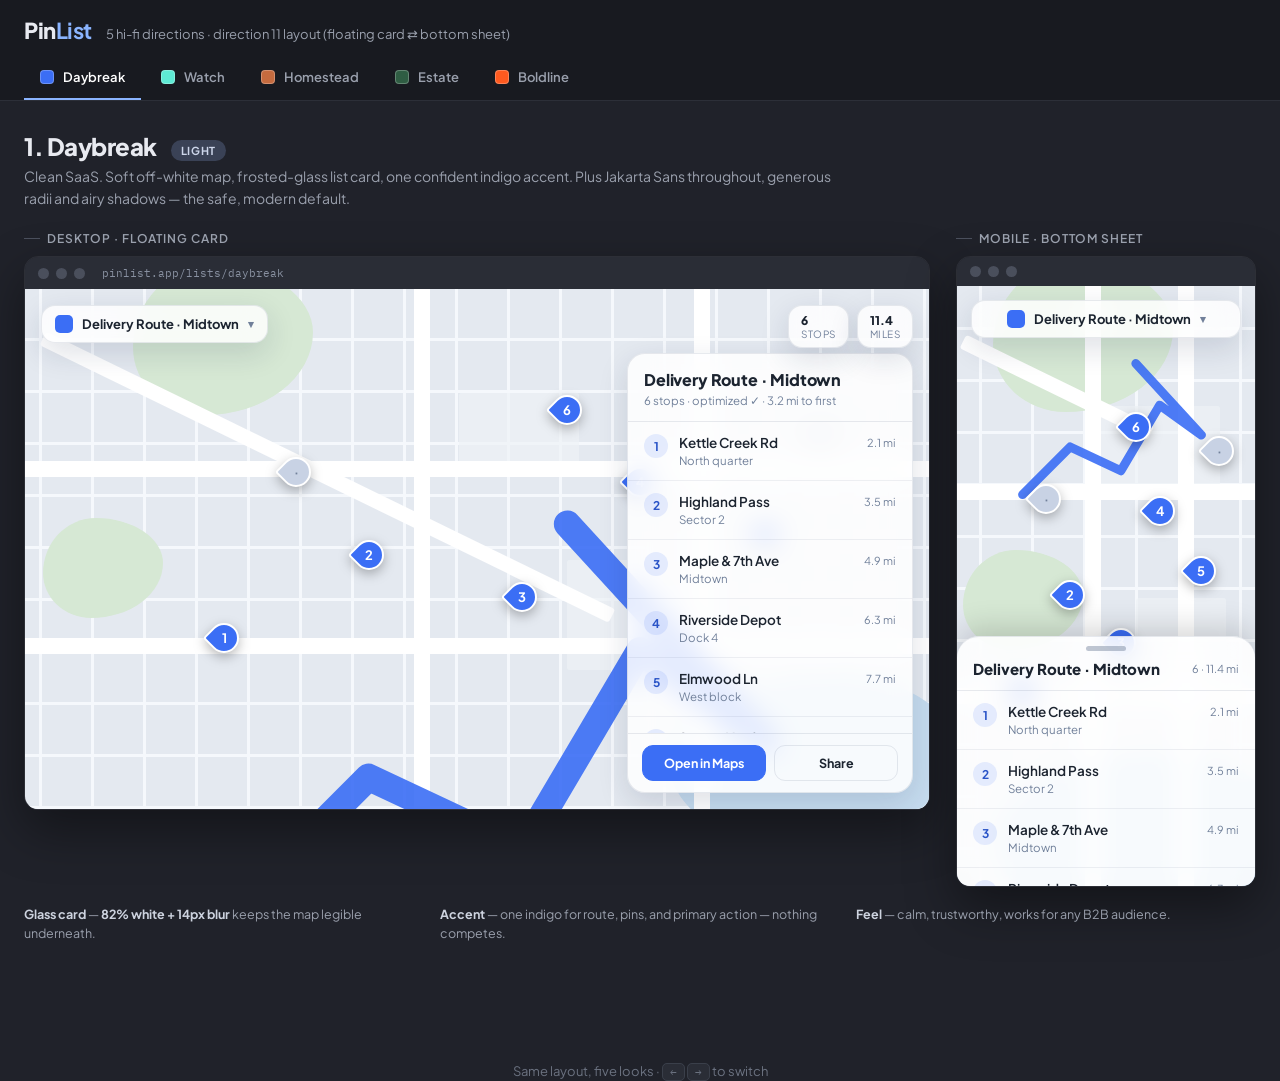
<file: docs/design/Address Map Designs.html>
<!DOCTYPE html>
<html lang="en">
<head>
<meta charset="UTF-8">
<meta name="viewport" content="width=device-width, initial-scale=1.0">
<title>PinList · 5 Hi-fi Directions</title>
<link rel="preconnect" href="https://fonts.googleapis.com">
<link rel="preconnect" href="https://fonts.gstatic.com" crossorigin>
<link href="https://fonts.googleapis.com/css2?family=Plus+Jakarta+Sans:wght@400;500;600;700;800&family=Space+Grotesk:wght@400;500;600;700&family=IBM+Plex+Mono:wght@400;500;600&family=Figtree:wght@400;500;600;700;800&family=Libre+Franklin:wght@400;500;600;700&family=Playfair+Display:wght@500;600;700&family=Archivo:wght@500;600;700;800;900&display=swap" rel="stylesheet">
<style>
  *{box-sizing:border-box;}
  html,body{margin:0;padding:0;background:#20222a;color:#e8eaf0;font-family:'Plus Jakarta Sans',system-ui,sans-serif;-webkit-font-smoothing:antialiased;}

  /* ---- shell ---- */
  .topbar{position:sticky;top:0;z-index:60;background:#181a20;border-bottom:1px solid #2c2f38;padding:16px 24px 0;}
  .brandrow{display:flex;align-items:baseline;gap:14px;flex-wrap:wrap;margin-bottom:14px;}
  .brand{font-weight:800;font-size:22px;letter-spacing:-.02em;}
  .brand b{color:#8ab4ff;}
  .sub{font-size:13px;color:#9aa0ad;}
  .tabs{display:flex;gap:4px;overflow-x:auto;scrollbar-width:thin;}
  .tab{flex:0 0 auto;font-family:inherit;font-size:13px;font-weight:600;color:#9aa0ad;background:transparent;border:none;border-bottom:2px solid transparent;padding:11px 16px 13px;cursor:pointer;white-space:nowrap;display:flex;align-items:center;gap:9px;transition:color .15s;}
  .tab .sw{width:14px;height:14px;border-radius:4px;border:1px solid rgba(255,255,255,.25);}
  .tab:hover{color:#e8eaf0;}
  .tab[aria-selected="true"]{color:#fff;border-bottom-color:#8ab4ff;}

  .stage{max-width:1280px;margin:0 auto;padding:30px 24px 90px;}
  .frame{display:none;}
  .frame.active{display:block;}
  @media (prefers-reduced-motion: no-preference){.frame.active{animation:fade .3s ease both;}}
  @keyframes fade{from{transform:translateY(8px);}to{transform:none;}}
  .fhead{display:flex;align-items:flex-end;gap:14px;margin-bottom:5px;flex-wrap:wrap;}
  .fhead h2{font-size:24px;font-weight:800;margin:0;letter-spacing:-.02em;}
  .fhead .badge{font-size:11px;font-weight:700;text-transform:uppercase;letter-spacing:.06em;padding:4px 10px;border-radius:20px;background:#2c2f38;color:#b7bdca;}
  .fhead .badge.light{background:#3a4256;color:#cdd6ea;}
  .fhead .badge.dark{background:#12141a;color:#8ab4ff;border:1px solid #2c2f38;}
  .fdesc{font-size:14px;color:#9aa0ad;max-width:820px;line-height:1.55;margin:2px 0 22px;}

  .layout{display:flex;gap:26px;align-items:flex-start;flex-wrap:wrap;}
  .col-desk{flex:1;min-width:440px;}
  .col-mob{flex:0 0 300px;}
  .cap{font-size:12px;font-weight:600;color:#9aa0ad;text-transform:uppercase;letter-spacing:.08em;margin-bottom:10px;display:flex;align-items:center;gap:7px;}
  .cap::before{content:"";width:16px;height:1px;background:#4a4f5c;}

  /* window chrome */
  .win{border-radius:14px;overflow:hidden;box-shadow:0 20px 50px rgba(0,0,0,.4);border:1px solid rgba(255,255,255,.06);}
  .winbar{display:flex;align-items:center;gap:7px;padding:9px 13px;background:#2a2d36;}
  .winbar i{width:11px;height:11px;border-radius:50%;background:#4a4f5c;}
  .winbar .u{margin-left:10px;font-size:11px;color:#8890a0;font-family:'IBM Plex Mono',monospace;}
  .screen{position:relative;height:520px;}
  .screen.mob{height:600px;}

  /* ============ THEMED APP (all vars set per-frame) ============ */
  .app{position:absolute;inset:0;font-family:var(--font-body);overflow:hidden;}

  /* map */
  .map{position:absolute;inset:0;background:var(--land2);}
  .map .grid{position:absolute;inset:-10%;
    background-image:
      linear-gradient(0deg, var(--road) 0 3px, transparent 3px),
      linear-gradient(90deg, var(--road) 0 3px, transparent 3px);
    background-size:52px 52px;}
  .map .grid.fine{background-size:26px 26px;opacity:.5;}
  .rd{position:absolute;background:var(--road-main);border-radius:3px;}
  .rd.h{height:16px;left:-6%;width:112%;}
  .rd.v{width:16px;top:-6%;height:112%;}
  .rd.diag{height:15px;width:70%;transform:rotate(26deg);transform-origin:left center;}
  .park{position:absolute;background:var(--park);border-radius:44% 56% 60% 40%/55% 45% 55% 45%;}
  .water{position:absolute;background:var(--water);border-radius:56% 44% 48% 52%/48% 56% 44% 52%;}
  .blockhi{position:absolute;background:var(--land);border-radius:3px;opacity:.7;}

  .routeline{position:absolute;inset:0;pointer-events:none;}
  .routeline path{fill:none;stroke:var(--accent);stroke-width:3;stroke-linecap:round;stroke-linejoin:round;opacity:.9;}

  .pin{position:absolute;transform:translate(-50%,-100%);display:flex;flex-direction:column;align-items:center;z-index:3;filter:drop-shadow(0 4px 6px rgba(0,0,0,.28));}
  .pin .p{width:30px;height:30px;border-radius:50% 50% 50% 3px;transform:rotate(45deg);background:var(--pin);border:2px solid var(--pin-ring,#fff);display:grid;place-items:center;}
  .pin .p span{transform:rotate(-45deg);color:var(--pin-fg);font-family:var(--font-head);font-weight:700;font-size:13px;}
  .pin.ghost .p{background:var(--pin-ghost);}
  .pin.ghost .p span{color:var(--card-sub);}
  .pin .plabel{margin-top:6px;font-family:var(--font-head);font-size:11px;font-weight:700;background:var(--card);color:var(--card-fg);padding:2px 7px;border-radius:20px;box-shadow:var(--shadow);white-space:nowrap;}
  /* tag-style pins (bold theme) */
  .app.tagpin .pin .p{width:28px;height:28px;border-radius:7px;transform:none;}
  .app.tagpin .pin .p span{transform:none;}

  /* switcher chip */
  .switcher{position:absolute;top:16px;left:16px;z-index:5;display:flex;align-items:center;gap:9px;background:var(--card);color:var(--card-fg);border:1px solid var(--border);border-radius:var(--pill-radius);padding:9px 13px;box-shadow:var(--shadow);backdrop-filter:var(--blur);font-family:var(--font-head);font-weight:700;font-size:13px;cursor:pointer;}
  .switcher .ic{width:18px;height:18px;border-radius:5px;background:var(--accent);flex:0 0 auto;}
  .switcher .cr{color:var(--card-sub);font-size:11px;}

  /* stats overlay */
  .stats{position:absolute;top:16px;right:16px;z-index:5;display:flex;gap:8px;}
  .stat{background:var(--card);color:var(--card-fg);border:1px solid var(--border);border-radius:var(--pill-radius);padding:7px 12px;box-shadow:var(--shadow);backdrop-filter:var(--blur);font-size:12px;}
  .stat b{font-family:var(--font-head);font-weight:800;}
  .stat span{color:var(--card-sub);font-size:10px;display:block;text-transform:uppercase;letter-spacing:.05em;}

  /* desktop list card */
  .card{position:absolute;top:64px;right:16px;bottom:16px;width:286px;z-index:4;display:flex;flex-direction:column;
    background:color-mix(in srgb, var(--card-solid) calc(var(--tw-list-opacity,100) * 1%), transparent);border:1px solid var(--border);border-radius:var(--radius);box-shadow:var(--shadow);backdrop-filter:blur(calc(var(--tw-list-blur,0) * 1px));overflow:hidden;}
  .card .ch{padding:15px 16px 13px;border-bottom:1px solid var(--border);}
  .card .ch .t{font-family:var(--font-head);font-weight:var(--head-weight,800);font-size:16px;color:var(--card-fg);letter-spacing:var(--head-tracking,-.01em);}
  .card .ch .m{font-size:11.5px;color:var(--card-sub);margin-top:3px;}
  .rows{overflow:auto;flex:1;}
  .rows::-webkit-scrollbar{width:0;}
  .row{display:flex;gap:11px;align-items:flex-start;padding:12px 16px;border-bottom:1px solid var(--border-soft,var(--border));cursor:pointer;transition:background .12s;}
  .row:hover{background:var(--row-hover);}
  .row .n{flex:0 0 auto;width:24px;height:24px;border-radius:50%;background:var(--accent-soft);color:var(--accent-strong,var(--accent));display:grid;place-items:center;font-family:var(--font-head);font-weight:700;font-size:12px;border:1px solid var(--accent-ring,transparent);}
  .row .rt{flex:1;min-width:0;}
  .row .a1{font-family:var(--font-head);font-size:13.5px;font-weight:600;color:var(--card-fg);}
  .row .a2{font-size:11.5px;color:var(--card-sub);margin-top:2px;}
  .row .dist{font-size:11px;color:var(--card-sub);font-family:var(--font-mono,var(--font-head));white-space:nowrap;padding-top:2px;}
  .card .cf{padding:11px 14px;border-top:1px solid var(--border);display:flex;gap:8px;}
  .btn{flex:1;font-family:var(--font-head);font-weight:700;font-size:12.5px;border-radius:var(--btn-radius,10px);padding:9px;border:1px solid var(--border);background:var(--btn-bg,transparent);color:var(--card-fg);cursor:pointer;text-align:center;}
  .btn.pri{background:var(--accent);color:var(--accent-fg);border-color:var(--accent);}

  /* mobile sheet */
  .topbarm{position:absolute;top:0;left:0;right:0;z-index:5;padding:14px 14px 0;}
  .switcher.full{position:static;width:100%;justify-content:center;box-shadow:var(--shadow);}
  .sheet{position:absolute;left:0;right:0;bottom:0;z-index:6;height:250px;background:color-mix(in srgb, var(--card-solid) calc(var(--tw-list-opacity,100) * 1%), transparent);border-top:1px solid var(--border);border-radius:22px 22px 0 0;box-shadow:0 -8px 30px rgba(0,0,0,.16);display:flex;flex-direction:column;overflow:hidden;backdrop-filter:blur(calc(var(--tw-list-blur,0) * 1px));}
  .sheet .grip{width:40px;height:5px;border-radius:3px;background:var(--card-sub);opacity:.45;margin:9px auto 4px;}
  .sheet .sh{padding:4px 16px 12px;display:flex;justify-content:space-between;align-items:center;border-bottom:1px solid var(--border);}
  .sheet .sh .t{font-family:var(--font-head);font-weight:800;font-size:15px;color:var(--card-fg);}
  .sheet .sh .m{font-size:11px;color:var(--card-sub);}

  /* ---- interactive day/night (Watch) ---- */
  .app.tog{transition:none;--tw-list-opacity:50;}
  .app.tog .map,.app.tog .rd,.app.tog .park,.app.tog .water,.app.tog .blockhi,
  .app.tog .card,.app.tog .sheet,.app.tog .switcher,.app.tog .themesel,.app.tog .themeicon,
  .app.tog .card .ch,.app.tog .row,.app.tog .btn{transition:background-color .4s ease,color .4s ease,border-color .4s ease,box-shadow .4s ease;}
  .app.tog .routeline path,.app.tog .pin .p{transition:stroke .4s ease,background-color .4s ease,border-color .4s ease;}
  .app.tog.dark{
    --font-head:'Space Grotesk',sans-serif;--font-body:'Space Grotesk',sans-serif;--font-mono:'IBM Plex Mono',monospace;
    --land:#161c24;--land2:#11161d;--road:#1c232d;--road-main:#2b3541;--park:#16271e;--water:#122430;
    --card:rgba(20,26,34,.80);--card-solid:#161c24;--card-fg:#e9eef4;--card-sub:#8794a4;
    --border:rgba(255,255,255,.09);--border-soft:rgba(255,255,255,.05);--row-hover:rgba(94,234,212,.08);
    --accent:#5eead4;--accent-fg:#04120e;--accent-soft:rgba(94,234,212,.14);--accent-strong:#5eead4;
    --pin:#5eead4;--pin-fg:#04120e;--pin-ring:#0c1219;--pin-ghost:#2a333f;
    --shadow:0 12px 40px rgba(0,0,0,.55);--radius:14px;--pill-radius:11px;--btn-radius:9px;--head-weight:700;
  }
  .app.tog.light{
    --font-head:'Space Grotesk',sans-serif;--font-body:'Space Grotesk',sans-serif;--font-mono:'IBM Plex Mono',monospace;
    --land:#eef2f1;--land2:#e3e9e7;--road:#f4f8f6;--road-main:#ffffff;--park:#d3e6d6;--water:#c6dce2;
    --card:rgba(255,255,255,.86);--card-solid:#ffffff;--card-fg:#132320;--card-sub:#6d8079;
    --border:rgba(20,60,55,.12);--border-soft:rgba(20,60,55,.07);--row-hover:rgba(13,148,136,.08);
    --accent:#0d9488;--accent-fg:#ffffff;--accent-soft:rgba(13,148,136,.14);--accent-strong:#0b7267;
    --pin:#0d9488;--pin-fg:#ffffff;--pin-ring:#ffffff;--pin-ghost:#c9d6d2;
    --shadow:0 10px 30px rgba(15,60,55,.14);--radius:14px;--pill-radius:11px;--btn-radius:9px;--head-weight:700;
  }
  .themesel{position:absolute;top:16px;right:16px;z-index:6;display:flex;gap:3px;padding:3px;
    background:color-mix(in srgb, var(--card-solid) calc(var(--tw-list-opacity,100) * 1%), transparent);
    border:1px solid var(--border);border-radius:var(--pill-radius);box-shadow:var(--shadow);backdrop-filter:blur(calc(var(--tw-list-blur,0) * 1px));}
  .themesel button{border:none;background:transparent;color:var(--card-sub);width:34px;height:28px;border-radius:calc(var(--pill-radius) - 3px);cursor:pointer;font-size:14px;display:grid;place-items:center;transition:background-color .2s,color .2s;font-family:var(--font-head);}
  .themesel button:hover{color:var(--card-fg);}
  .themesel button.active{background:var(--accent);color:var(--accent-fg);}
  .themeicon{width:42px;height:42px;flex:0 0 auto;border-radius:12px;cursor:pointer;font-size:16px;display:grid;place-items:center;color:var(--card-fg);
    background:color-mix(in srgb, var(--card-solid) calc(var(--tw-list-opacity,100) * 1%), transparent);
    border:1px solid var(--border);box-shadow:var(--shadow);backdrop-filter:blur(calc(var(--tw-list-blur,0) * 1px));}

  .footnote{margin-top:18px;display:flex;gap:16px;flex-wrap:wrap;}
  .fn{font-size:12.5px;color:#9aa0ad;flex:1;min-width:200px;line-height:1.5;}
  .fn b{color:#cdd3df;}
  .hint{text-align:center;font-size:13px;color:#6b7280;margin:30px auto 0;}

  /* ---- tweaks panel ---- */
  #tweaks{position:fixed;top:16px;right:16px;z-index:200;width:270px;background:#1c1f27;border:1px solid #33384420;border:1px solid #333844;border-radius:14px;box-shadow:0 18px 50px rgba(0,0,0,.5);padding:16px;display:none;font-family:'Plus Jakarta Sans',sans-serif;}
  #tweaks.on{display:block;}
  #tweaks .th{display:flex;align-items:center;justify-content:space-between;margin-bottom:14px;}
  #tweaks .th h3{margin:0;font-size:14px;font-weight:800;letter-spacing:-.01em;}
  #tweaks .x{background:none;border:none;color:#9aa0ad;font-size:18px;cursor:pointer;line-height:1;padding:0 2px;}
  #tweaks .x:hover{color:#fff;}
  #tweaks .tk{margin-bottom:16px;}
  #tweaks .tk label{display:flex;justify-content:space-between;font-size:12px;font-weight:600;color:#c3c9d5;margin-bottom:7px;}
  #tweaks .tk label span{color:#8ab4ff;font-family:'IBM Plex Mono',monospace;font-weight:500;}
  #tweaks input[type=range]{width:100%;accent-color:#8ab4ff;height:4px;}
  #tweaks .note{font-size:11px;color:#7b8494;line-height:1.5;margin-top:4px;}
  .hint kbd{background:#2a2d36;border:1px solid #3a3f4a;border-radius:5px;padding:1px 7px;font-family:'IBM Plex Mono',monospace;font-size:11px;}
</style>
</head>
<body>
  <div class="topbar">
    <div class="brandrow">
      <div class="brand">Pin<b>List</b></div>
      <div class="sub">5 hi-fi directions · direction 11 layout (floating card ⇄ bottom sheet)</div>
    </div>
    <div class="tabs" id="tabs" role="tablist"></div>
  </div>
  <div class="stage" id="stage"></div>
  <p class="hint">Same layout, five looks · <kbd>←</kbd> <kbd>→</kbd> to switch</p>

  <div id="tweaks">
    <div class="th"><h3>Tweaks</h3><button class="x" id="twClose" title="close">✕</button></div>
    <div class="tk">
      <label>List translucency <span id="opVal">85%</span></label>
      <input type="range" id="opRange" min="40" max="100" step="1">
      <div class="note">How much the floating list / bottom sheet lets the map show through.</div>
    </div>
    <div class="tk">
      <label>Backdrop blur <span id="blVal">12px</span></label>
      <input type="range" id="blRange" min="0" max="24" step="1">
      <div class="note">Frosts the map behind the panel. Pairs well with lower opacity.</div>
    </div>
  </div>

<script>
const TWEAK_DEFAULTS = /*EDITMODE-BEGIN*/{
  "listOpacity": 85,
  "blur": 12
}/*EDITMODE-END*/;
/* ---------- shared map + list ---------- */
function mapDecor(){
  return `
    <div class="grid"></div>
    <div class="park" style="width:180px;height:150px;top:-24px;left:12%;"></div>
    <div class="park" style="width:120px;height:100px;top:44%;left:2%;"></div>
    <div class="water" style="width:300px;height:180px;bottom:-46px;right:-40px;"></div>
    <div class="blockhi" style="width:120px;height:80px;top:20%;left:48%;"></div>
    <div class="blockhi" style="width:90px;height:110px;top:52%;left:60%;"></div>
    <div class="rd h" style="top:33%;"></div>
    <div class="rd h" style="top:67%;"></div>
    <div class="rd v" style="left:43%;"></div>
    <div class="rd v" style="left:74%;"></div>
    <div class="rd diag" style="top:8%;left:2%;"></div>`;
}
const PINS=[[22,70],[38,54],[55,62],[68,40],[82,50],[60,26]];
function pins(labels){
  return PINS.map((p,i)=>`<div class="pin" style="left:${p[0]}%;top:${p[1]}%;"><div class="p"><span>${i+1}</span></div>${labels&&labels[i]?`<div class="plabel">${labels[i]}</div>`:""}</div>`).join("")
    + `<div class="pin ghost" style="left:30%;top:38%;"><div class="p"><span>·</span></div></div>`
    + `<div class="pin ghost" style="left:88%;top:30%;"><div class="p"><span>·</span></div></div>`;
}
function route(){ return `<svg class="routeline" viewBox="0 0 100 100" preserveAspectRatio="none"><path d="M22,70 L38,54 L55,62 L68,40 L82,50 L60,26"/></svg>`; }

const GENERIC=[["Kettle Creek Rd","North quarter"],["Highland Pass","Sector 2"],["Maple & 7th Ave","Midtown"],["Riverside Depot","Dock 4"],["Elmwood Ln","West block"],["Sunset Yard","Terminal"]];
const ESTATE=[["124 Maple Ave","3 bd · 2 ba","$455k"],["8 Oak Ridge Dr","4 bd · 3 ba","$612k"],["57 Pine Street","2 bd · 2 ba","$389k"],["230 Harbor Way","3 bd · 2 ba","$540k"],["19 Elm Court","5 bd · 4 ba","$720k"],["61 Cedar Lane","3 bd · 1 ba","$410k"]];

function rowset(n,type){
  let out="";
  for(let i=0;i<n;i++){
    if(type==='estate'){
      const r=ESTATE[i];
      out+=`<div class="row"><div class="n">${i+1}</div><div class="rt"><div class="a1">${r[0]}</div><div class="a2">${r[1]}</div></div><div class="dist">${r[2]}</div></div>`;
    }else{
      const r=GENERIC[i];
      out+=`<div class="row"><div class="n">${i+1}</div><div class="rt"><div class="a1">${r[0]}</div><div class="a2">${r[1]}</div></div><div class="dist">${(2.1+i*1.4).toFixed(1)} mi</div></div>`;
    }
  }
  return out;
}

function desktop(t){
  if(t.toggle) return `<div class="app tog dark" data-app>
    <div class="map">${mapDecor()}</div>
    ${route()}
    ${pins(t.pinLabels)}
    <div class="switcher"><span class="ic"></span>${t.list} <span class="cr">▾</span></div>
    <div class="themesel" data-sel>
      <button data-mode="light" title="Day">☀</button>
      <button data-mode="dark" class="active" title="Night">☾</button>
    </div>
    <div class="card">
      <div class="ch"><div class="t">${t.list}</div><div class="m">${t.sub}</div></div>
      <div class="rows">${rowset(6,t.type)}</div>
      <div class="cf"><button class="btn pri">Open in Maps</button><button class="btn">Share</button></div>
    </div>
  </div>`;
  return `<div class="app ${t.appClass||''}" style="${t.vars}">
    <div class="map">${mapDecor()}</div>
    ${route()}
    ${pins(t.pinLabels)}
    <div class="switcher"><span class="ic"></span>${t.list} <span class="cr">▾</span></div>
    <div class="stats">
      <div class="stat"><b>${t.stops}</b><span>stops</span></div>
      <div class="stat"><b>${t.miles}</b><span>${t.milesUnit||'miles'}</span></div>
    </div>
    <div class="card">
      <div class="ch"><div class="t">${t.list}</div><div class="m">${t.sub}</div></div>
      <div class="rows">${rowset(6,t.type)}</div>
      <div class="cf"><button class="btn pri">Open in Maps</button><button class="btn">Share</button></div>
    </div>
  </div>`;
}
function mobile(t){
  if(t.toggle) return `<div class="app tog dark" data-app>
    <div class="map">${mapDecor()}</div>
    ${route()}
    ${pins(t.pinLabels)}
    <div class="topbarm" style="display:flex;gap:8px;align-items:stretch;">
      <div class="switcher full" style="flex:1;"><span class="ic"></span>${t.list} <span class="cr">▾</span></div>
      <button class="themeicon" data-modetoggle title="Day / night">☾</button>
    </div>
    <div class="sheet">
      <div class="grip"></div>
      <div class="sh"><div class="t">${t.list}</div><div class="m">${t.stops} · ${t.miles} ${t.milesUnit||'mi'}</div></div>
      <div class="rows">${rowset(4,t.type)}</div>
    </div>
  </div>`;
  return `<div class="app ${t.appClass||''}" style="${t.vars}">
    <div class="map">${mapDecor()}</div>
    ${route()}
    ${pins(t.pinLabels)}
    <div class="topbarm"><div class="switcher full"><span class="ic"></span>${t.list} <span class="cr">▾</span></div></div>
    <div class="sheet">
      <div class="grip"></div>
      <div class="sh"><div class="t">${t.list}</div><div class="m">${t.stops} · ${t.miles} ${t.milesUnit||'mi'}</div></div>
      <div class="rows">${rowset(4,t.type)}</div>
    </div>
  </div>`;
}

/* ---------- 5 themes ---------- */
const V=(o)=>Object.entries(o).map(([k,v])=>`${k}:${v}`).join(';');

const THEMES=[
  {
    key:"Daybreak", kind:"light", swatch:"#3b6ef5",
    desc:"Clean SaaS. Soft off-white map, frosted-glass list card, one confident indigo accent. Plus Jakarta Sans throughout, generous radii and airy shadows — the safe, modern default.",
    list:"Delivery Route · Midtown", sub:"6 stops · optimized ✓ · 3.2 mi to first", stops:"6", miles:"11.4", type:"generic",
    vars:V({
      '--font-head':"'Plus Jakarta Sans',sans-serif",'--font-body':"'Plus Jakarta Sans',sans-serif",
      '--land':"#eef2f7",'--land2':"#e4e9f0",'--road':"#f5f8fc",'--road-main':"#ffffff",
      '--park':"#d6e8d4",'--water':"#c6dcef",
      '--card':"rgba(255,255,255,.82)",'--card-solid':"#ffffff",'--card-fg':"#1c2430",'--card-sub':"#71809a",
      '--border':"rgba(30,50,90,.10)",'--border-soft':"rgba(30,50,90,.07)",'--row-hover':"rgba(59,110,245,.06)",
      '--accent':"#3b6ef5",'--accent-fg':"#ffffff",'--accent-soft':"rgba(59,110,245,.12)",'--accent-strong':"#2a54c7",
      '--pin':"#3b6ef5",'--pin-fg':"#ffffff",'--pin-ring':"#ffffff",'--pin-ghost':"#c8d2e4",
      '--shadow':"0 10px 30px rgba(20,35,70,.14)",'--blur':"blur(14px)",
      '--radius':"18px",'--pill-radius':"14px",'--btn-radius':"11px",
    })
  },
  {
    key:"Watch", kind:"light + dark", swatch:"#5eead4", toggle:true,
    desc:"Nightwatch and Daywatch, merged into one console with a live theme selector — a day / night segmented control top-right on desktop, and a single icon top-right on mobile. The Space Grotesk + teal identity holds across both modes; only the surface flips, with a smooth cross-fade.",
    list:"Dispatch · Zone 4", sub:"6 active · 2 unassigned · live", stops:"6", miles:"11.4", type:"generic",
    vars:""
  },
  {
    key:"Homestead", kind:"light", swatch:"#c56b3f",
    desc:"Field & ag. Warm cream paper, olive parkland, a solid terracotta accent — friendly and legible in sunlight. Figtree gives rounded, approachable type for growers working off a truck.",
    list:"Farm Route · North", sub:"6 fields · 214 acres · fenced order", stops:"6", miles:"18.7", type:"generic",
    vars:V({
      '--font-head':"'Figtree',sans-serif",'--font-body':"'Figtree',sans-serif",
      '--land':"#f1eadd",'--land2':"#ece2cf",'--road':"#f6efe1",'--road-main':"#fdf9f0",
      '--park':"#d7dfb8",'--water':"#cadfd8",
      '--card':"#fffdf7",'--card-solid':"#fffdf7",'--card-fg':"#39321f",'--card-sub':"#8a7d63",
      '--border':"rgba(120,95,50,.16)",'--border-soft':"rgba(120,95,50,.10)",'--row-hover':"rgba(197,107,63,.08)",
      '--accent':"#c56b3f",'--accent-fg':"#ffffff",'--accent-soft':"rgba(197,107,63,.14)",'--accent-strong':"#a8552d",
      '--pin':"#c56b3f",'--pin-fg':"#ffffff",'--pin-ring':"#fffdf7",'--pin-ghost':"#ddd1bb",
      '--shadow':"0 10px 26px rgba(90,65,30,.16)",'--blur':"none",
      '--radius':"20px",'--pill-radius':"16px",'--btn-radius':"13px",
    })
  },
  {
    key:"Estate", kind:"premium", swatch:"#2f5d43",
    desc:"Real-estate premium. Restrained sage-and-ivory map, gold price pins, deep-green actions. Playfair Display headings over Libre Franklin body — the elevated, catalog-quality treatment for showings.",
    list:"Showings · Saturday", sub:"6 homes · avg $521k · touring order", stops:"6", miles:"$521k", milesUnit:"avg price", type:"estate",
    pinLabels:["$455k","$612k","$389k","$540k","$720k","$410k"],
    vars:V({
      '--font-head':"'Playfair Display',serif",'--font-body':"'Libre Franklin',sans-serif",
      '--land':"#eeece5",'--land2':"#e5e2d8",'--road':"#f3f1ea",'--road-main':"#fbfaf6",
      '--park':"#d4ddc5",'--water':"#ccd8d4",
      '--card':"#ffffff",'--card-solid':"#ffffff",'--card-fg':"#25302a",'--card-sub':"#7c857f",
      '--border':"rgba(40,55,45,.14)",'--border-soft':"rgba(40,55,45,.08)",'--row-hover':"rgba(47,93,67,.06)",
      '--accent':"#2f5d43",'--accent-fg':"#ffffff",'--accent-soft':"rgba(201,163,78,.20)",'--accent-strong':"#2f5d43",'--accent-ring':"rgba(201,163,78,.5)",
      '--pin':"#c9a34e",'--pin-fg':"#3a2f12",'--pin-ring':"#ffffff",'--pin-ghost':"#d8d5cb",
      '--shadow':"0 14px 36px rgba(30,45,35,.16)",'--blur':"none",
      '--radius':"8px",'--pill-radius':"7px",'--btn-radius':"6px",'--head-weight':"600",'--head-tracking':"0",
    })
  },
  {
    key:"Boldline", kind:"light", swatch:"#ff5a1f",
    desc:"Bold & high-contrast. Hard black outlines, offset drop-shadows, electric-orange accent, square tag-pins. Heavy Archivo with uppercase labels — a confident, brand-forward look that pops.",
    list:"Sales Loop · West", sub:"6 stops · 2H 10M · locked order", stops:"6", miles:"32", type:"generic",
    appClass:"tagpin",
    vars:V({
      '--font-head':"'Archivo',sans-serif",'--font-body':"'Archivo',sans-serif",
      '--land':"#efece3",'--land2':"#e6e2d6",'--road':"#f3f0e8",'--road-main':"#ffffff",
      '--park':"#d8e6cc",'--water':"#c7dbee",
      '--card':"#ffffff",'--card-solid':"#ffffff",'--card-fg':"#111111",'--card-sub':"#5a5a52",
      '--border':"#141414",'--border-soft':"rgba(20,20,20,.14)",'--row-hover':"rgba(255,90,31,.10)",
      '--accent':"#ff5a1f",'--accent-fg':"#ffffff",'--accent-soft':"rgba(255,90,31,.16)",'--accent-strong':"#e0430c",'--accent-ring':"#141414",
      '--pin':"#ff5a1f",'--pin-fg':"#ffffff",'--pin-ring':"#141414",'--pin-ghost':"#ffffff",
      '--shadow':"5px 5px 0 #141414",'--blur':"none",
      '--radius':"6px",'--pill-radius':"6px",'--btn-radius':"6px",'--head-weight':"800",
    })
  },
];

const footnotes={
  Daybreak:[["Glass card","<b>82% white + 14px blur</b> keeps the map legible underneath."],["Accent","one indigo for route, pins, and primary action — nothing competes."],["Feel","calm, trustworthy, works for any B2B audience."]],
  Watch:[["One console, two modes","the same dispatch UI flips between day and night from a single selector."],["Where","segmented control top-right on desktop; a compact ☀/☾ icon top-right on mobile."],["Continuity","Space Grotesk + teal accent stay put — only surfaces cross-fade."]],
  Homestead:[["Sunlight","warm, high-lightness palette stays readable outdoors."],["Solid card","no blur — <b>opaque cream</b> panel, crisp on cheap screens."],["Tone","friendly and grounded for field / ag crews."]],
  Estate:[["Price pins","gold pins carry <b>the number that matters</b> right on the map."],["Type","serif headings signal a premium, catalog-grade product."],["Restraint","muted sage map lets listings be the color."]],
  Boldline:[["Presence","hard <b>5px offset shadow</b> + black outlines = strong brand feel."],["Tag pins","squared pins read as labels, not just dots."],["Punch","electric orange for a memorable, opinionated look."]],
};

/* ---------- render ---------- */
const tabs=document.getElementById('tabs'),stage=document.getElementById('stage');
THEMES.forEach((t,i)=>{
  const tab=document.createElement('button');
  tab.className='tab';tab.setAttribute('role','tab');tab.setAttribute('aria-selected',i===0?'true':'false');
  tab.innerHTML=`<span class="sw" style="background:${t.swatch}"></span>${t.key}`;
  tab.addEventListener('click',()=>select(i));
  tabs.appendChild(tab);

  const f=document.createElement('section');
  f.className='frame'+(i===0?' active':'');
  f.setAttribute('data-screen-label',t.key);
  const badgeCls=t.kind==='dark'?'dark':(t.kind==='premium'?'':'light');
  f.innerHTML=`
    <div class="fhead"><h2>${i+1}. ${t.key}</h2><span class="badge ${badgeCls}">${t.kind}</span></div>
    <div class="fdesc">${t.desc}</div>
    <div class="layout">
      <div class="col-desk">
        <div class="cap">Desktop · floating card</div>
        <div class="win"><div class="winbar"><i></i><i></i><i></i><span class="u">pinlist.app/lists/${t.key.toLowerCase()}</span></div><div class="screen">${desktop(t)}</div></div>
      </div>
      <div class="col-mob">
        <div class="cap">Mobile · bottom sheet</div>
        <div class="win"><div class="winbar"><i></i><i></i><i></i></div><div class="screen mob">${mobile(t)}</div></div>
      </div>
    </div>
    <div class="footnote">${footnotes[t.key].map(x=>`<div class="fn"><b>${x[0]}</b> — ${x[1]}</div>`).join("")}</div>`;
  stage.appendChild(f);

  if(t.toggle){
    let mode='dark';
    const apply=m=>{
      mode=m;
      f.querySelectorAll('.app.tog').forEach(a=>{a.classList.toggle('dark',m==='dark');a.classList.toggle('light',m==='light');});
      f.querySelectorAll('[data-sel] button').forEach(b=>b.classList.toggle('active',b.dataset.mode===m));
      const ic=f.querySelector('[data-modetoggle]'); if(ic) ic.textContent = m==='dark'?'☾':'☀';
    };
    f.querySelectorAll('[data-sel] button').forEach(b=>b.addEventListener('click',()=>apply(b.dataset.mode)));
    const ic=f.querySelector('[data-modetoggle]'); if(ic) ic.addEventListener('click',()=>apply(mode==='dark'?'light':'dark'));
  }
});

let cur=0;
function select(i){
  cur=(i+THEMES.length)%THEMES.length;
  [...tabs.children].forEach((t,k)=>t.setAttribute('aria-selected',k===cur?'true':'false'));
  [...stage.children].forEach((f,k)=>f.classList.toggle('active',k===cur));
  tabs.children[cur].scrollIntoView({block:'nearest',inline:'center'});
  window.scrollTo({top:0,behavior:'smooth'});
}
document.addEventListener('keydown',e=>{if(e.key==='ArrowRight')select(cur+1);if(e.key==='ArrowLeft')select(cur-1);});

/* ---------- tweaks ---------- */
const tw={...TWEAK_DEFAULTS};
const root=document.documentElement;
const opRange=document.getElementById('opRange'),blRange=document.getElementById('blRange');
const opVal=document.getElementById('opVal'),blVal=document.getElementById('blVal');
function applyTweaks(){
  root.style.setProperty('--tw-list-opacity',tw.listOpacity);
  root.style.setProperty('--tw-list-blur',tw.blur);
  opRange.value=tw.listOpacity;blRange.value=tw.blur;
  opVal.textContent=tw.listOpacity+'%';blVal.textContent=tw.blur+'px';
}
applyTweaks();
function setTweak(k,v){tw[k]=v;applyTweaks();window.parent.postMessage({type:'__edit_mode_set_keys',edits:{[k]:v}},'*');}
opRange.addEventListener('input',e=>setTweak('listOpacity',+e.target.value));
blRange.addEventListener('input',e=>setTweak('blur',+e.target.value));

const panel=document.getElementById('tweaks');
window.addEventListener('message',e=>{
  const t=e.data&&e.data.type;
  if(t==='__activate_edit_mode')panel.classList.add('on');
  if(t==='__deactivate_edit_mode')panel.classList.remove('on');
});
document.getElementById('twClose').addEventListener('click',()=>{
  panel.classList.remove('on');
  window.parent.postMessage({type:'__edit_mode_dismissed'},'*');
});
window.parent.postMessage({type:'__edit_mode_available'},'*');
</script>

<template id="__bundler_thumbnail">
  <svg xmlns="http://www.w3.org/2000/svg" viewBox="0 0 100 100">
    <rect width="100" height="100" fill="#3b6ef5"/>
    <rect x="30" y="28" width="40" height="44" rx="8" fill="#ffffff"/>
    <circle cx="50" cy="44" r="7" fill="#3b6ef5"/>
    <path d="M50 58 L43 44 A7 7 0 0 1 57 44 Z" fill="#3b6ef5"/>
  </svg>
</template>
</body>
</html>
</file>
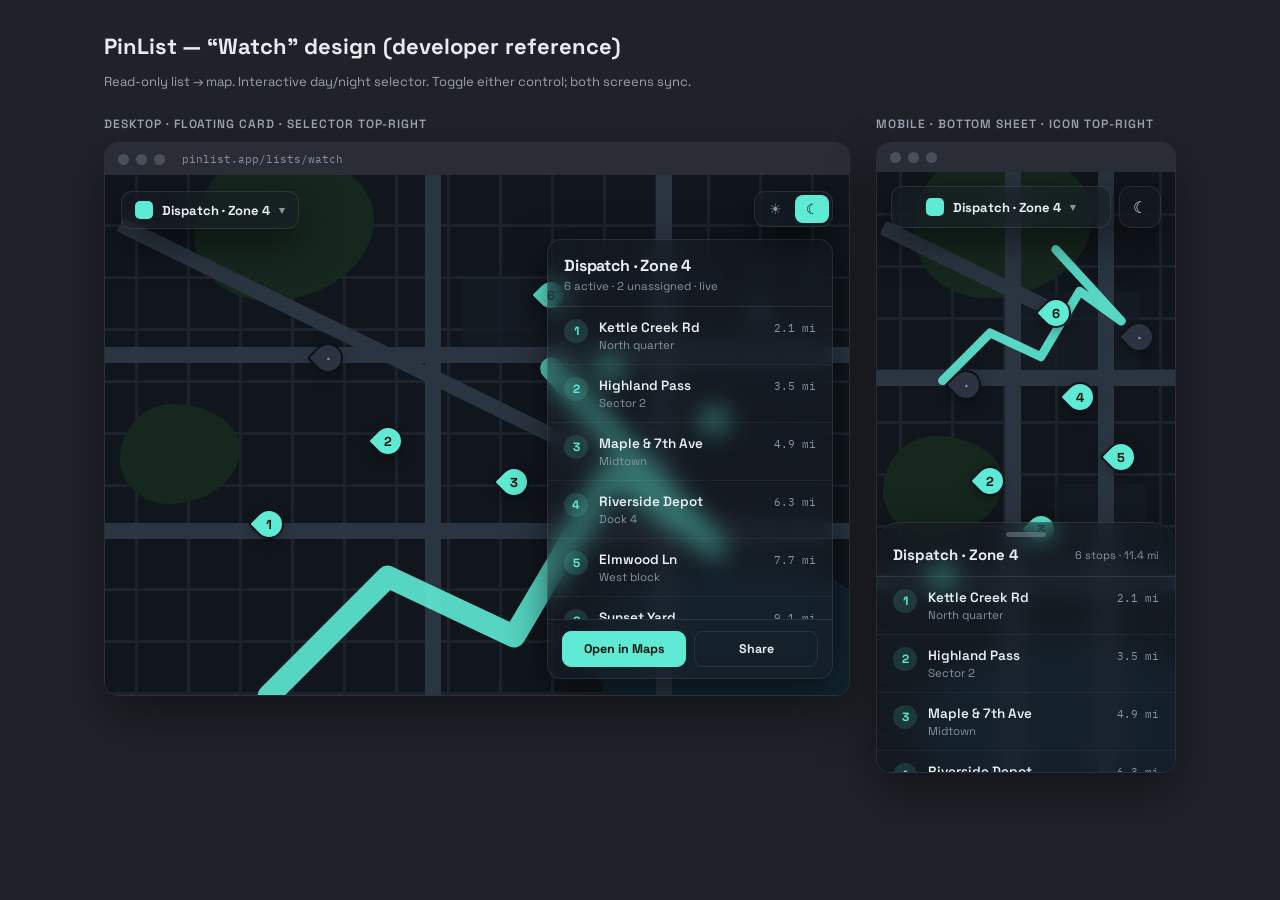
<file: docs/design/watch_reference.html>
<!DOCTYPE html>
<html lang="en">
<head>
<meta charset="UTF-8">
<meta name="viewport" content="width=device-width, initial-scale=1.0">
<title>PinList · Watch — developer reference</title>
<link rel="preconnect" href="https://fonts.googleapis.com">
<link rel="preconnect" href="https://fonts.gstatic.com" crossorigin>
<link href="https://fonts.googleapis.com/css2?family=Space+Grotesk:wght@400;500;600;700&family=IBM+Plex+Mono:wght@400;500;600&display=swap" rel="stylesheet">
<style>
  *{box-sizing:border-box;}
  html,body{margin:0;background:#20222a;color:#e8eaf0;font-family:'Space Grotesk',system-ui,sans-serif;-webkit-font-smoothing:antialiased;}
  .wrap{max-width:1120px;margin:0 auto;padding:32px 24px 80px;}
  h1{font-size:22px;font-weight:700;margin:0 0 4px;}
  .sub{font-size:13px;color:#9aa0ad;margin-bottom:26px;}
  .layout{display:flex;gap:26px;align-items:flex-start;flex-wrap:wrap;}
  .col-desk{flex:1;min-width:440px;}
  .col-mob{flex:0 0 300px;}
  .cap{font-size:12px;font-weight:600;color:#9aa0ad;text-transform:uppercase;letter-spacing:.08em;margin-bottom:10px;}
  .win{border-radius:14px;overflow:hidden;box-shadow:0 20px 50px rgba(0,0,0,.4);border:1px solid rgba(255,255,255,.06);}
  .winbar{display:flex;align-items:center;gap:7px;padding:9px 13px;background:#2a2d36;}
  .winbar i{width:11px;height:11px;border-radius:50%;background:#4a4f5c;}
  .winbar .u{margin-left:10px;font-size:11px;color:#8890a0;font-family:'IBM Plex Mono',monospace;}
  .screen{position:relative;height:520px;}
  .screen.mob{height:600px;}

  /* ===== app ===== */
  .app{position:absolute;inset:0;font-family:var(--font-body);overflow:hidden;
    --tw-list-opacity:50;--tw-list-blur:12;}
  .map{position:absolute;inset:0;background:var(--land2);}
  .map .grid{position:absolute;inset:-10%;background-image:linear-gradient(0deg,var(--road) 0 3px,transparent 3px),linear-gradient(90deg,var(--road) 0 3px,transparent 3px);background-size:52px 52px;}
  .rd{position:absolute;background:var(--road-main);border-radius:3px;}
  .rd.h{height:16px;left:-6%;width:112%;}
  .rd.v{width:16px;top:-6%;height:112%;}
  .rd.diag{height:15px;width:70%;transform:rotate(26deg);transform-origin:left center;}
  .park{position:absolute;background:var(--park);border-radius:44% 56% 60% 40%/55% 45% 55% 45%;}
  .water{position:absolute;background:var(--water);border-radius:56% 44% 48% 52%/48% 56% 44% 52%;}
  .blockhi{position:absolute;background:var(--land);border-radius:3px;opacity:.7;}
  .routeline{position:absolute;inset:0;pointer-events:none;}
  .routeline path{fill:none;stroke:var(--accent);stroke-width:3;stroke-linecap:round;stroke-linejoin:round;opacity:.9;}
  .pin{position:absolute;transform:translate(-50%,-100%);display:flex;flex-direction:column;align-items:center;z-index:3;filter:drop-shadow(0 4px 6px rgba(0,0,0,.28));}
  .pin .p{width:30px;height:30px;border-radius:50% 50% 50% 3px;transform:rotate(45deg);background:var(--pin);border:2px solid var(--pin-ring);display:grid;place-items:center;}
  .pin .p span{transform:rotate(-45deg);color:var(--pin-fg);font-weight:700;font-size:13px;}
  .pin.ghost .p{background:var(--pin-ghost);}
  .pin.ghost .p span{color:var(--card-sub);}

  .switcher{position:absolute;top:16px;left:16px;z-index:5;display:flex;align-items:center;gap:9px;background:color-mix(in srgb,var(--card-solid) calc(var(--tw-list-opacity)*1%),transparent);color:var(--card-fg);border:1px solid var(--border);border-radius:var(--pill-radius);padding:9px 13px;box-shadow:var(--shadow);backdrop-filter:blur(calc(var(--tw-list-blur)*1px));font-weight:700;font-size:13px;cursor:pointer;}
  .switcher .ic{width:18px;height:18px;border-radius:5px;background:var(--accent);flex:0 0 auto;}
  .switcher .cr{color:var(--card-sub);font-size:11px;}

  .card{position:absolute;top:64px;right:16px;bottom:16px;width:286px;z-index:4;display:flex;flex-direction:column;background:color-mix(in srgb,var(--card-solid) calc(var(--tw-list-opacity)*1%),transparent);border:1px solid var(--border);border-radius:var(--radius);box-shadow:var(--shadow);backdrop-filter:blur(calc(var(--tw-list-blur)*1px));overflow:hidden;}
  .card .ch{padding:15px 16px 13px;border-bottom:1px solid var(--border);}
  .card .ch .t{font-weight:700;font-size:16px;color:var(--card-fg);letter-spacing:-.01em;}
  .card .ch .m{font-size:11.5px;color:var(--card-sub);margin-top:3px;}
  .rows{overflow:auto;flex:1;}
  .rows::-webkit-scrollbar{width:0;}
  .row{display:flex;gap:11px;align-items:flex-start;padding:12px 16px;border-bottom:1px solid var(--border-soft);cursor:pointer;transition:background .12s;}
  .row:hover{background:var(--row-hover);}
  .row .n{flex:0 0 auto;width:24px;height:24px;border-radius:50%;background:var(--accent-soft);color:var(--accent-strong);display:grid;place-items:center;font-weight:700;font-size:12px;}
  .row .rt{flex:1;min-width:0;}
  .row .a1{font-size:13.5px;font-weight:600;color:var(--card-fg);}
  .row .a2{font-size:11.5px;color:var(--card-sub);margin-top:2px;}
  .row .dist{font-size:11px;color:var(--card-sub);font-family:'IBM Plex Mono',monospace;white-space:nowrap;padding-top:2px;}
  .card .cf{padding:11px 14px;border-top:1px solid var(--border);display:flex;gap:8px;}
  .btn{flex:1;font-weight:700;font-size:12.5px;border-radius:var(--btn-radius);padding:9px;border:1px solid var(--border);background:transparent;color:var(--card-fg);cursor:pointer;text-align:center;font-family:inherit;}
  .btn.pri{background:var(--accent);color:var(--accent-fg);border-color:var(--accent);}

  .topbarm{position:absolute;top:0;left:0;right:0;z-index:5;padding:14px 14px 0;display:flex;gap:8px;align-items:stretch;}
  .switcher.full{position:static;flex:1;justify-content:center;}
  .themeicon{width:42px;height:42px;flex:0 0 auto;border-radius:12px;cursor:pointer;font-size:16px;display:grid;place-items:center;color:var(--card-fg);background:color-mix(in srgb,var(--card-solid) calc(var(--tw-list-opacity)*1%),transparent);border:1px solid var(--border);box-shadow:var(--shadow);backdrop-filter:blur(calc(var(--tw-list-blur)*1px));}
  .sheet{position:absolute;left:0;right:0;bottom:0;z-index:6;height:250px;background:color-mix(in srgb,var(--card-solid) calc(var(--tw-list-opacity)*1%),transparent);border-top:1px solid var(--border);border-radius:22px 22px 0 0;box-shadow:0 -8px 30px rgba(0,0,0,.16);display:flex;flex-direction:column;overflow:hidden;backdrop-filter:blur(calc(var(--tw-list-blur)*1px));}
  .sheet .grip{width:40px;height:5px;border-radius:3px;background:var(--card-sub);opacity:.45;margin:9px auto 4px;}
  .sheet .sh{padding:4px 16px 12px;display:flex;justify-content:space-between;align-items:center;border-bottom:1px solid var(--border);}
  .sheet .sh .t{font-weight:700;font-size:15px;color:var(--card-fg);}
  .sheet .sh .m{font-size:11px;color:var(--card-sub);}

  .themesel{position:absolute;top:16px;right:16px;z-index:6;display:flex;gap:3px;padding:3px;background:color-mix(in srgb,var(--card-solid) calc(var(--tw-list-opacity)*1%),transparent);border:1px solid var(--border);border-radius:var(--pill-radius);box-shadow:var(--shadow);backdrop-filter:blur(calc(var(--tw-list-blur)*1px));}
  .themesel button{border:none;background:transparent;color:var(--card-sub);width:34px;height:28px;border-radius:calc(var(--pill-radius) - 3px);cursor:pointer;font-size:14px;display:grid;place-items:center;transition:background-color .2s,color .2s;font-family:inherit;}
  .themesel button:hover{color:var(--card-fg);}
  .themesel button.active{background:var(--accent);color:var(--accent-fg);}

  /* cross-fade */
  .app .map,.app .rd,.app .park,.app .water,.app .blockhi,.app .card,.app .sheet,.app .switcher,.app .themesel,.app .themeicon,.app .card .ch,.app .row,.app .btn{transition:background-color .4s ease,color .4s ease,border-color .4s ease,box-shadow .4s ease;}
  .app .routeline path,.app .pin .p{transition:stroke .4s ease,background-color .4s ease,border-color .4s ease;}

  /* ===== the two modes ===== */
  .app.dark{
    --font-head:'Space Grotesk',sans-serif;--font-body:'Space Grotesk',sans-serif;
    --land:#161c24;--land2:#11161d;--road:#1c232d;--road-main:#2b3541;--park:#16271e;--water:#122430;
    --card-solid:#161c24;--card-fg:#e9eef4;--card-sub:#8794a4;
    --border:rgba(255,255,255,.09);--border-soft:rgba(255,255,255,.05);--row-hover:rgba(94,234,212,.08);
    --accent:#5eead4;--accent-fg:#04120e;--accent-soft:rgba(94,234,212,.14);--accent-strong:#5eead4;
    --pin:#5eead4;--pin-fg:#04120e;--pin-ring:#0c1219;--pin-ghost:#2a333f;
    --shadow:0 12px 40px rgba(0,0,0,.55);--radius:14px;--pill-radius:11px;--btn-radius:9px;
  }
  .app.light{
    --font-head:'Space Grotesk',sans-serif;--font-body:'Space Grotesk',sans-serif;
    --land:#eef2f1;--land2:#e3e9e7;--road:#f4f8f6;--road-main:#ffffff;--park:#d3e6d6;--water:#c6dce2;
    --card-solid:#ffffff;--card-fg:#132320;--card-sub:#6d8079;
    --border:rgba(20,60,55,.12);--border-soft:rgba(20,60,55,.07);--row-hover:rgba(13,148,136,.08);
    --accent:#0d9488;--accent-fg:#ffffff;--accent-soft:rgba(13,148,136,.14);--accent-strong:#0b7267;
    --pin:#0d9488;--pin-fg:#ffffff;--pin-ring:#ffffff;--pin-ghost:#c9d6d2;
    --shadow:0 10px 30px rgba(15,60,55,.14);--radius:14px;--pill-radius:11px;--btn-radius:9px;
  }
</style>
</head>
<body>
  <div class="wrap">
    <h1>PinList — “Watch” design (developer reference)</h1>
    <p class="sub">Read-only list → map. Interactive day/night selector. Toggle either control; both screens sync.</p>
    <div class="layout">
      <div class="col-desk">
        <div class="cap">Desktop · floating card · selector top-right</div>
        <div class="win"><div class="winbar"><i></i><i></i><i></i><span class="u">pinlist.app/lists/watch</span></div>
          <div class="screen"><div class="app dark" data-app id="deskApp"></div></div>
        </div>
      </div>
      <div class="col-mob">
        <div class="cap">Mobile · bottom sheet · icon top-right</div>
        <div class="win"><div class="winbar"><i></i><i></i><i></i></div>
          <div class="screen mob"><div class="app dark" data-app id="mobApp"></div></div>
        </div>
      </div>
    </div>
  </div>

<script>
const PINS=[[22,70],[38,54],[55,62],[68,40],[82,50],[60,26]];
const STOPS=[["Kettle Creek Rd","North quarter"],["Highland Pass","Sector 2"],["Maple & 7th Ave","Midtown"],["Riverside Depot","Dock 4"],["Elmwood Ln","West block"],["Sunset Yard","Terminal"]];
const mapDecor=`
  <div class="grid"></div>
  <div class="park" style="width:180px;height:150px;top:-24px;left:12%;"></div>
  <div class="park" style="width:120px;height:100px;top:44%;left:2%;"></div>
  <div class="water" style="width:300px;height:180px;bottom:-46px;right:-40px;"></div>
  <div class="blockhi" style="width:120px;height:80px;top:20%;left:48%;"></div>
  <div class="blockhi" style="width:90px;height:110px;top:52%;left:60%;"></div>
  <div class="rd h" style="top:33%;"></div><div class="rd h" style="top:67%;"></div>
  <div class="rd v" style="left:43%;"></div><div class="rd v" style="left:74%;"></div>
  <div class="rd diag" style="top:8%;left:2%;"></div>`;
const pins=PINS.map((p,i)=>`<div class="pin" style="left:${p[0]}%;top:${p[1]}%;"><div class="p"><span>${i+1}</span></div></div>`).join("")
  +`<div class="pin ghost" style="left:30%;top:38%;"><div class="p"><span>·</span></div></div><div class="pin ghost" style="left:88%;top:30%;"><div class="p"><span>·</span></div></div>`;
const routeSvg=`<svg class="routeline" viewBox="0 0 100 100" preserveAspectRatio="none"><path d="M22,70 L38,54 L55,62 L68,40 L82,50 L60,26"/></svg>`;
const rows=n=>STOPS.slice(0,n).map((r,i)=>`<div class="row"><div class="n">${i+1}</div><div class="rt"><div class="a1">${r[0]}</div><div class="a2">${r[1]}</div></div><div class="dist">${(2.1+i*1.4).toFixed(1)} mi</div></div>`).join("");

document.getElementById('deskApp').innerHTML=`
  <div class="map">${mapDecor}</div>${routeSvg}${pins}
  <div class="switcher"><span class="ic"></span>Dispatch · Zone 4 <span class="cr">▾</span></div>
  <div class="themesel" data-sel><button data-mode="light" title="Day">☀</button><button data-mode="dark" class="active" title="Night">☾</button></div>
  <div class="card">
    <div class="ch"><div class="t">Dispatch · Zone 4</div><div class="m">6 active · 2 unassigned · live</div></div>
    <div class="rows">${rows(6)}</div>
    <div class="cf"><button class="btn pri">Open in Maps</button><button class="btn">Share</button></div>
  </div>`;
document.getElementById('mobApp').innerHTML=`
  <div class="map">${mapDecor}</div>${routeSvg}${pins}
  <div class="topbarm">
    <div class="switcher full"><span class="ic"></span>Dispatch · Zone 4 <span class="cr">▾</span></div>
    <button class="themeicon" data-modetoggle title="Day / night">☾</button>
  </div>
  <div class="sheet"><div class="grip"></div>
    <div class="sh"><div class="t">Dispatch · Zone 4</div><div class="m">6 stops · 11.4 mi</div></div>
    <div class="rows">${rows(4)}</div>
  </div>`;

let mode='dark';
const apps=[...document.querySelectorAll('[data-app]')];
function apply(m){
  mode=m;
  apps.forEach(a=>{a.classList.toggle('dark',m==='dark');a.classList.toggle('light',m==='light');});
  document.querySelectorAll('[data-sel] button').forEach(b=>b.classList.toggle('active',b.dataset.mode===m));
  const ic=document.querySelector('[data-modetoggle]');if(ic)ic.textContent=m==='dark'?'☾':'☀';
}
document.querySelectorAll('[data-sel] button').forEach(b=>b.addEventListener('click',()=>apply(b.dataset.mode)));
document.querySelector('[data-modetoggle]').addEventListener('click',()=>apply(mode==='dark'?'light':'dark'));
</script>
</body>
</html>
</file>
